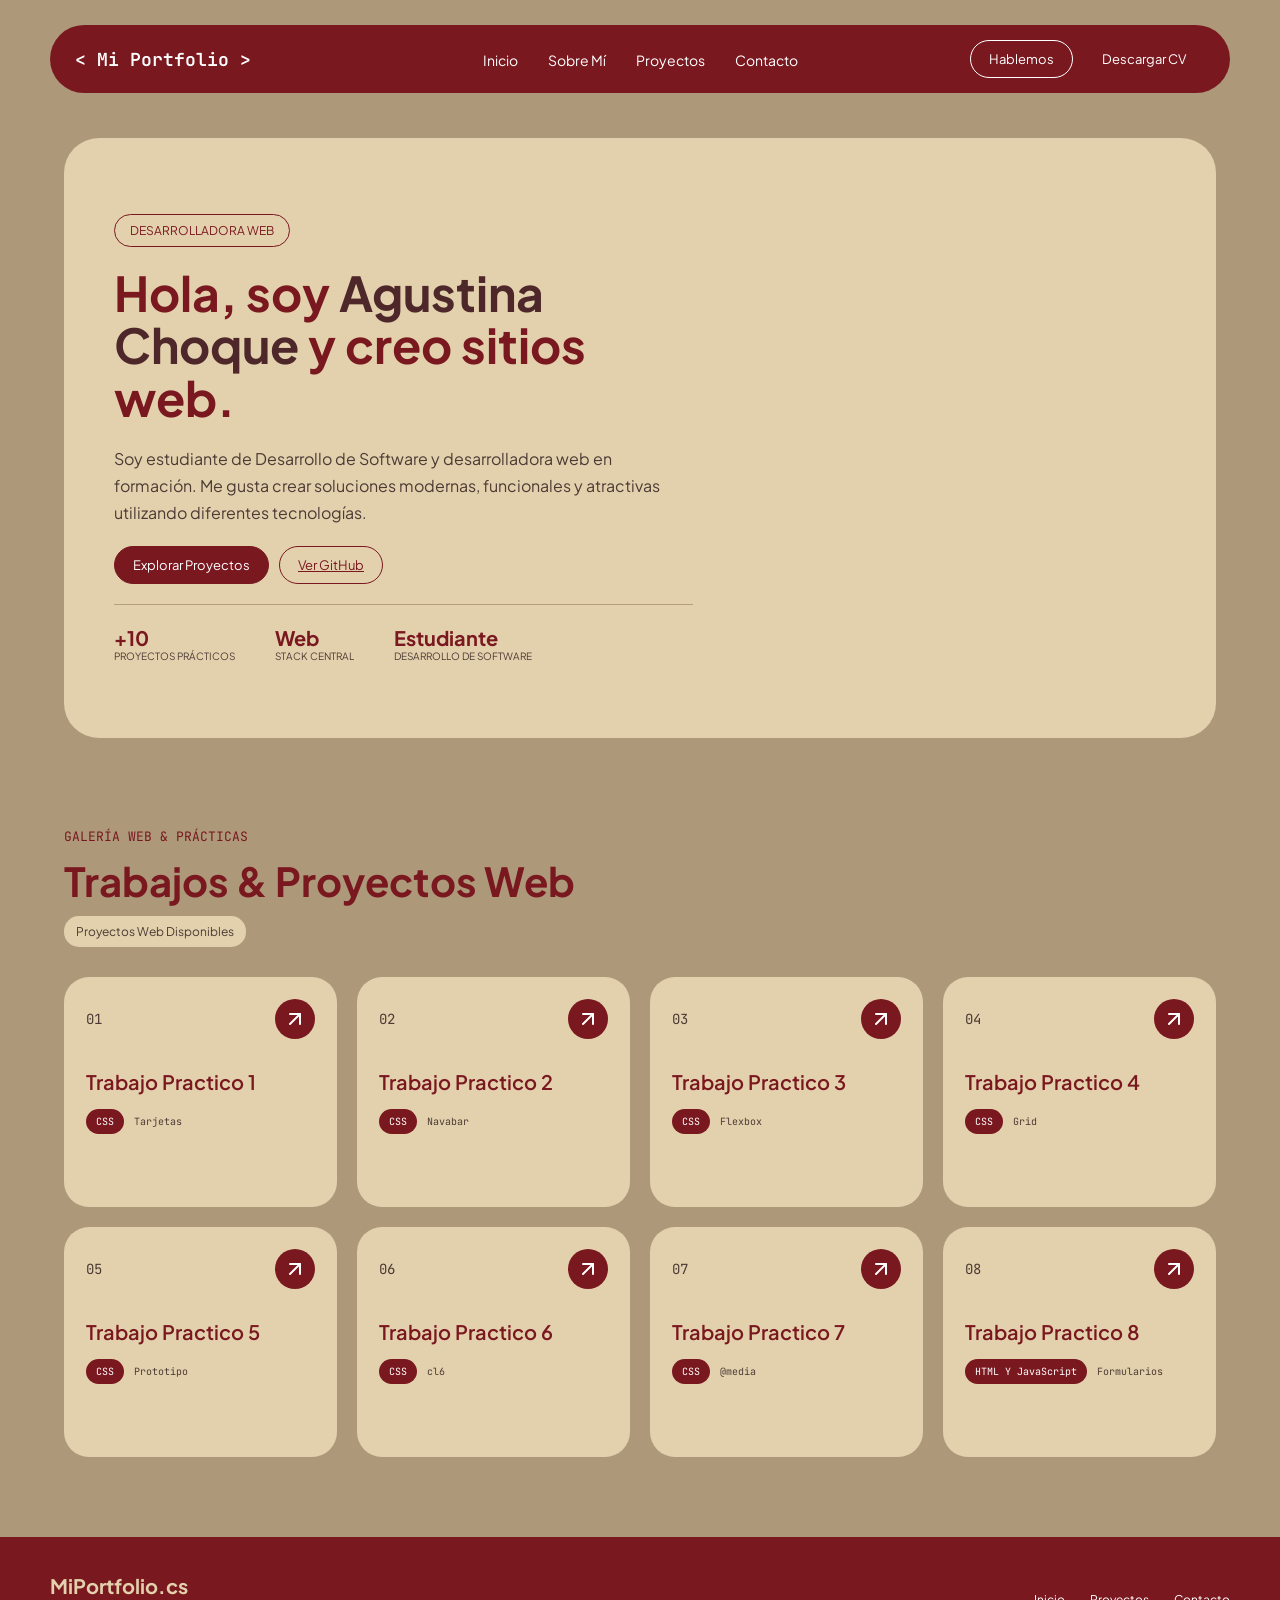
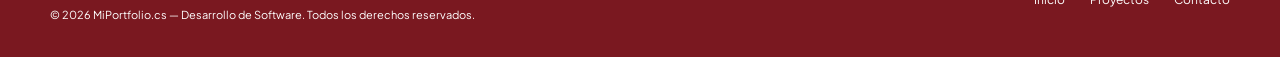
<file: MiPresentacion/index.html>
<!DOCTYPE html>

<html lang="es">

<head>
    <meta charset="UTF-8">
    <meta name="viewport" content="width=device-width, initial-scale=1.0">


<title>Mi Portfolio</title>

<link rel="preconnect" href="https://fonts.googleapis.com">
<link rel="preconnect" href="https://fonts.gstatic.com" crossorigin>

<link href="https://fonts.googleapis.com/css2?family=Plus+Jakarta+Sans:ital,wght@0,200..800;1,200..800&display=swap"
    rel="stylesheet">

<link href="https://fonts.googleapis.com/css2?family=JetBrains+Mono:ital,wght@0,100..800;1,100..800&display=swap"
    rel="stylesheet">

<link rel="stylesheet" href="style.css">

</head>

<body>

<header>

    <nav class="navbar">

        <div>
            <p>
                <code class="logo">&lt; Mi Portfolio &gt;</code>
            </p>
        </div>

        <div class="navbar-links">

            <ul>

                <li>
                    <a href="#inicio">Inicio</a>
                </li>

                <li>
                    <a href="#sobre-mi">Sobre Mí</a>
                </li>

                <li>
                    <a href="#proyectos">Proyectos</a>
                </li>

                <li>
                    <a href="#contacto">Contacto</a>
                </li>

            </ul>

        </div>

        <div>

            <button class="btn btn-outline">
                Hablemos
            </button>

            <button class="btn btn-fade">
                Descargar CV
            </button>

        </div>

    </nav>

</header>

<main>

    <section id="inicio">

        <article class="primer-articulo">

            <div class="texto-primer">

                <div class="capsula">
                    <p>DESARROLLADORA WEB</p>
                </div>

                <div class="encabezado">

                    <h1>
                        Hola, soy <span>Agustina Choque</span>
                        y creo sitios web.
                    </h1>

                </div>

                <div class="subtexto-1">

                    <p>
                        Soy estudiante de Desarrollo de Software y
                        desarrolladora web en formación. Me gusta crear
                        soluciones modernas, funcionales y atractivas
                        utilizando diferentes tecnologías.
                    </p>

                </div>

                <div class="btn-primer">

                    <button class="btn btn-fade">
                        Explorar Proyectos
                    </button>

                    <a href="https://github.com/AgustinaChoque"
                     target="_blank"
                     class="btn btn-outline">
                     Ver GitHub
                    </a>

                </div>

                <div class="subtexto-2">

                    <div>

                        <h2>+10</h2>

                        <p>
                            PROYECTOS PRÁCTICOS
                        </p>

                    </div>

                    <div>

                        <h2>Web</h2>

                        <p>
                            STACK CENTRAL
                        </p>

                    </div>

                    <div>

                        <h2>Estudiante</h2>

                        <p>
                            DESARROLLO DE SOFTWARE
                        </p>

                    </div>

                </div>

            </div>

        </article>

    </section>

    <section class="segundo-articulo" id="proyectos">

        <div class="texto-segundo">
        <p>GALERÍA WEB & PRÁCTICAS</p>

        <h2>Trabajos & Proyectos Web</h2>

        <p>Proyectos Web Disponibles</p>
        </div>

        <div class="tarjetas-segundo" id="contenedor-proyectos">

        </div>

    </section>
</main>

<footer class="footer" id="contacto">

    <div class="texto-footer">

        <h2>
            MiPortfolio.cs
        </h2>

        <p>
            © 2026 MiPortfolio.cs — Desarrollo de Software.
            Todos los derechos reservados.
        </p>

    </div>

    <div>

        <ul class="links-footer">

            <li>
                <a href="#inicio">
                    Inicio
                </a>
            </li>

            <li>
                <a href="#proyectos">
                    Proyectos
                </a>
            </li>

            <li>
                <a href="#contacto">
                    Contacto
                </a>
            </li>

        </ul>

    </div>

</footer>
<script src="script.js"></script>
</body>
</html>
</file>
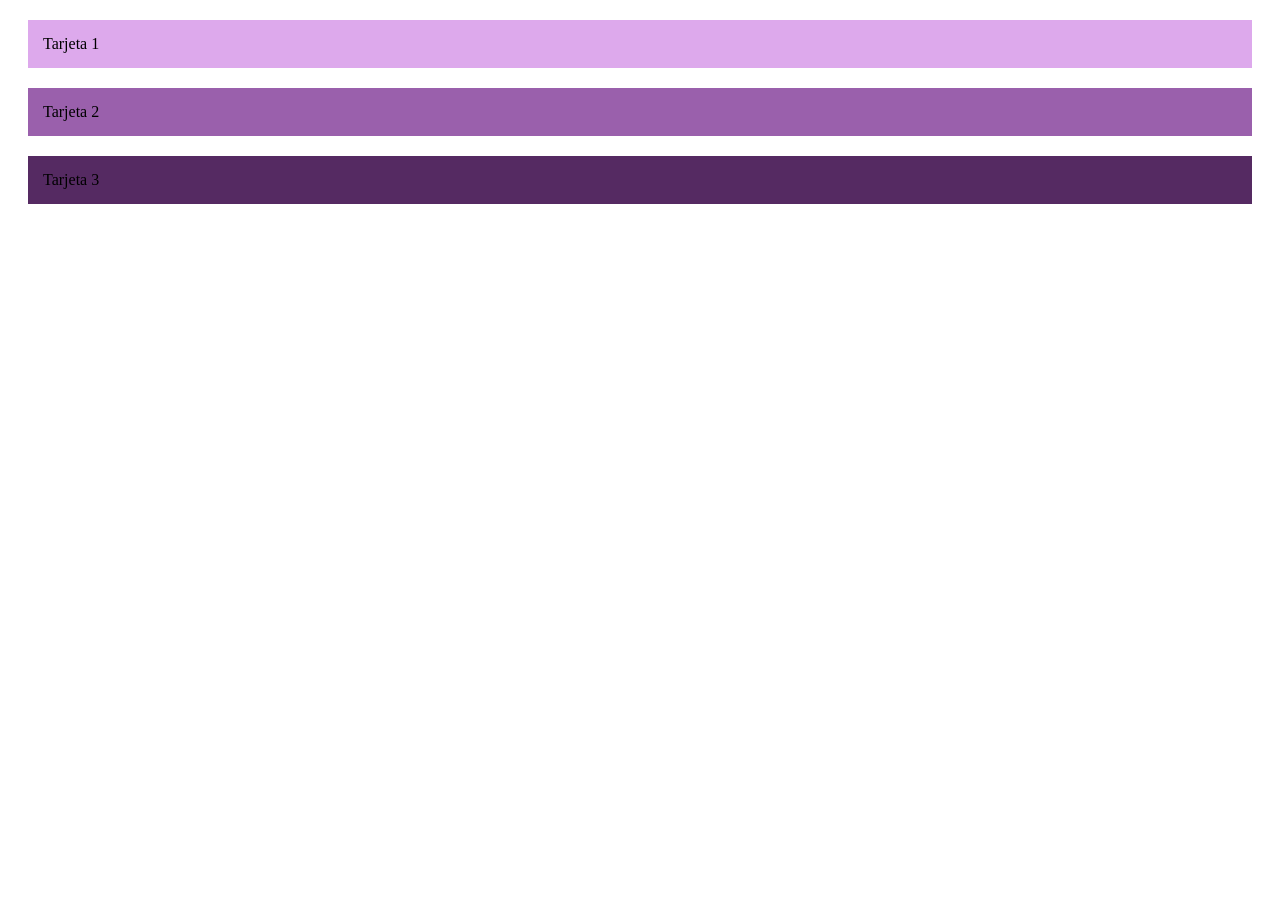
<file: Tp1/index.html>
<!DOCTYPE html>
<html lang="es">
<head>
    <meta charset="UTF-8">
    <meta name="viewport" content="width=device-width, initial-scale=1.0">
    <title>Tarjetas</title>
    <link rel="stylesheet" href="style.css">
</head>


<body>
    <div class="tarjeta1">Tarjeta 1</div>

    <div class="tarjeta2">Tarjeta 2</div>

    <div class="tarjeta3">Tarjeta 3</div>

</body>

</html>
</file>
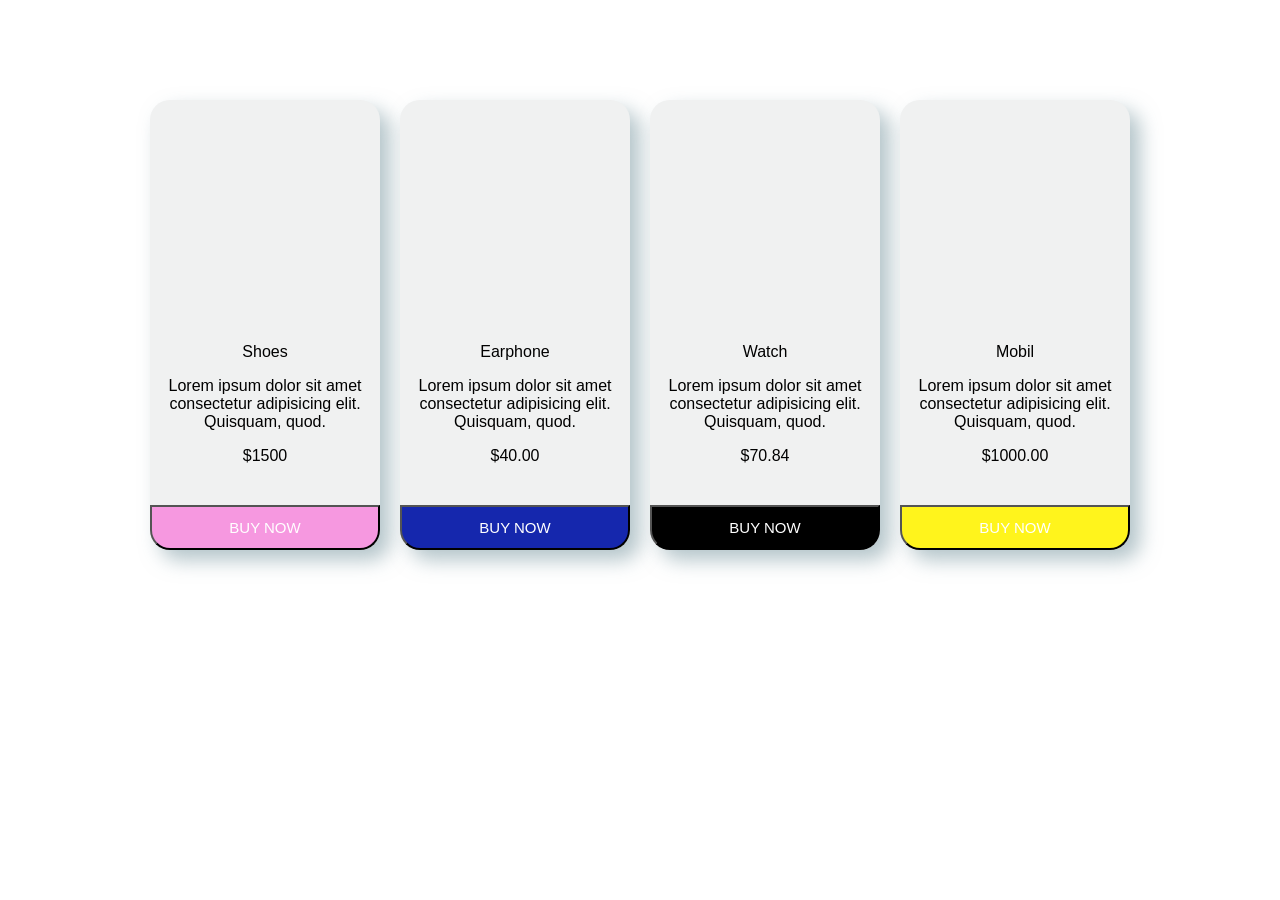
<file: Tp3/index.html>
<!DOCTYPE html>
<html lang="en">

<head>
    <meta charset="UTF-8">
    <meta name="viewport" content="width=device-width, initial-scale=1.0">
    <title>Flex</title>
    <link rel="stylesheet" href="style.css">
</head>

<body>

    <section class="contenedor">

        <div class="box">

            <div class="img"></div>

            <div class="info">

                <p>Shoes</p>

                <p>
                    Lorem ipsum dolor sit amet consectetur
                    adipisicing elit. Quisquam, quod.
                </p>

                <p>$1500</p>


            </div>

            <button>BUY NOW</button>

        </div>

        <div class="box1">

            <div class="img1"></div>

            <div class="info1">

                <p>Earphone</p>

                <p>
                    Lorem ipsum dolor sit amet consectetur
                    adipisicing elit. Quisquam, quod.
                </p>

                <p>$40.00</p>


            </div>

            <button>BUY NOW</button>

        </div>

        <div class="box2">

            <div class="img2"></div>

            <div class="info2">

                <p>Watch</p>

                <p>
                    Lorem ipsum dolor sit amet consectetur
                    adipisicing elit. Quisquam, quod.
                </p>

                <p>$70.84</p>


            </div>

            <button>BUY NOW</button>

        </div>

        <div class="box3">

            <div class="img3"></div>

            <div class="info3">

                <p>Mobil</p>

                <p>
                    Lorem ipsum dolor sit amet consectetur
                    adipisicing elit. Quisquam, quod.
                </p>

                <p>$1000.00</p>

            </div>

            <button>BUY NOW</button>

        </div>

    </section>
    

</body>

</html>
</file>
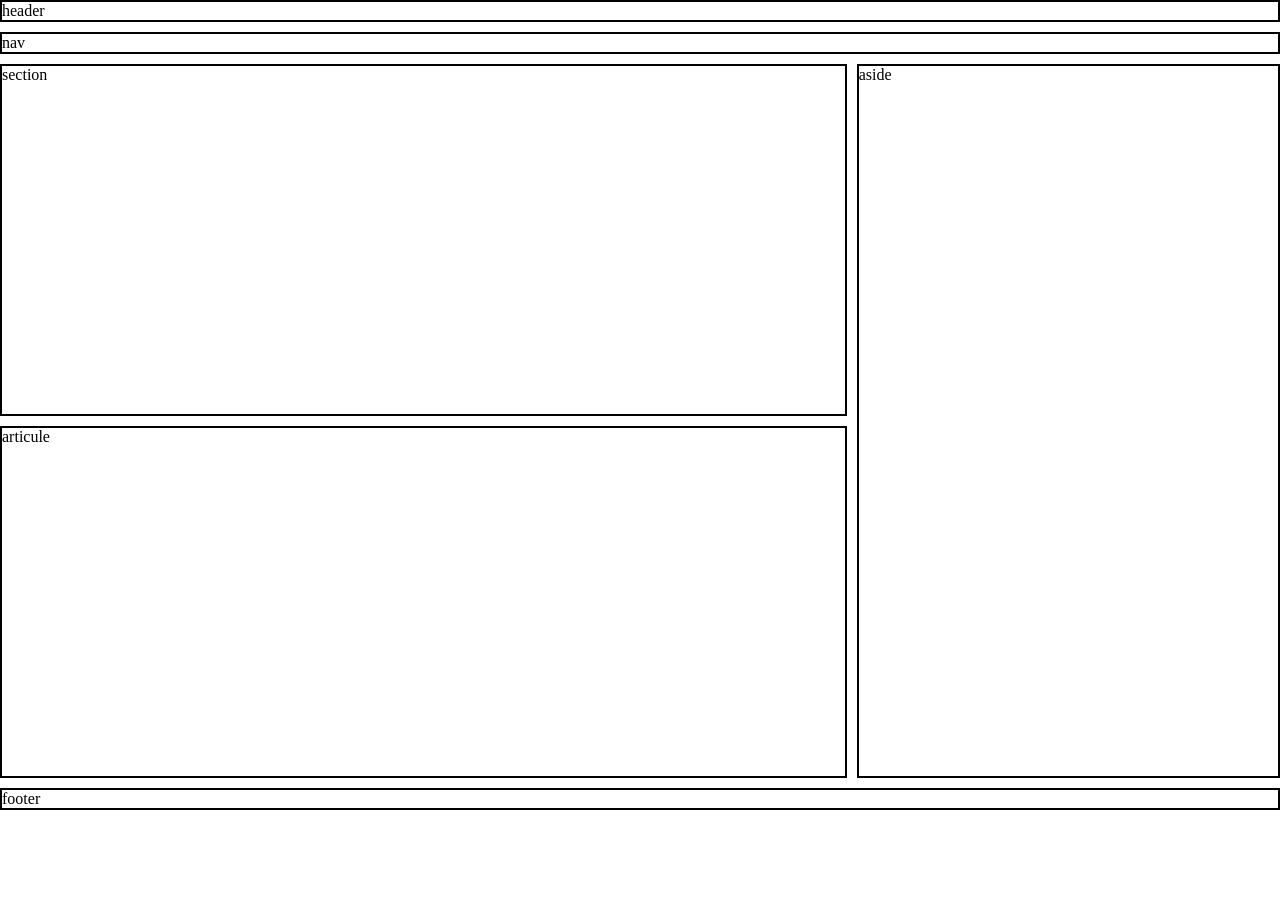
<file: Tp4/index.html>
<!DOCTYPE html>
<html lang="en">
<head>
    <meta charset="UTF-8">
    <meta name="viewport" content="width=device-width, initial-scale=1.0">
    <title>Grid</title>
    <link rel="stylesheet" href="style.css">
</head>

<body>
    <div class="Prueba">
        <header class="Caja">
            <p>header</p>
        </header>
        <nav class="Caja">
            <p>nav</p>
        </nav>
        <section class="Caja">
            <p>section</p>
        </section>
        <article class="Caja">
            <p>articule</p>
        </article>
        <aside class="Caja">
            <p>aside</p>
        </aside>
        <footer class="Caja">
            <p>footer</p>
        </footer>
    </div>
    
</body>

</html>
</file>
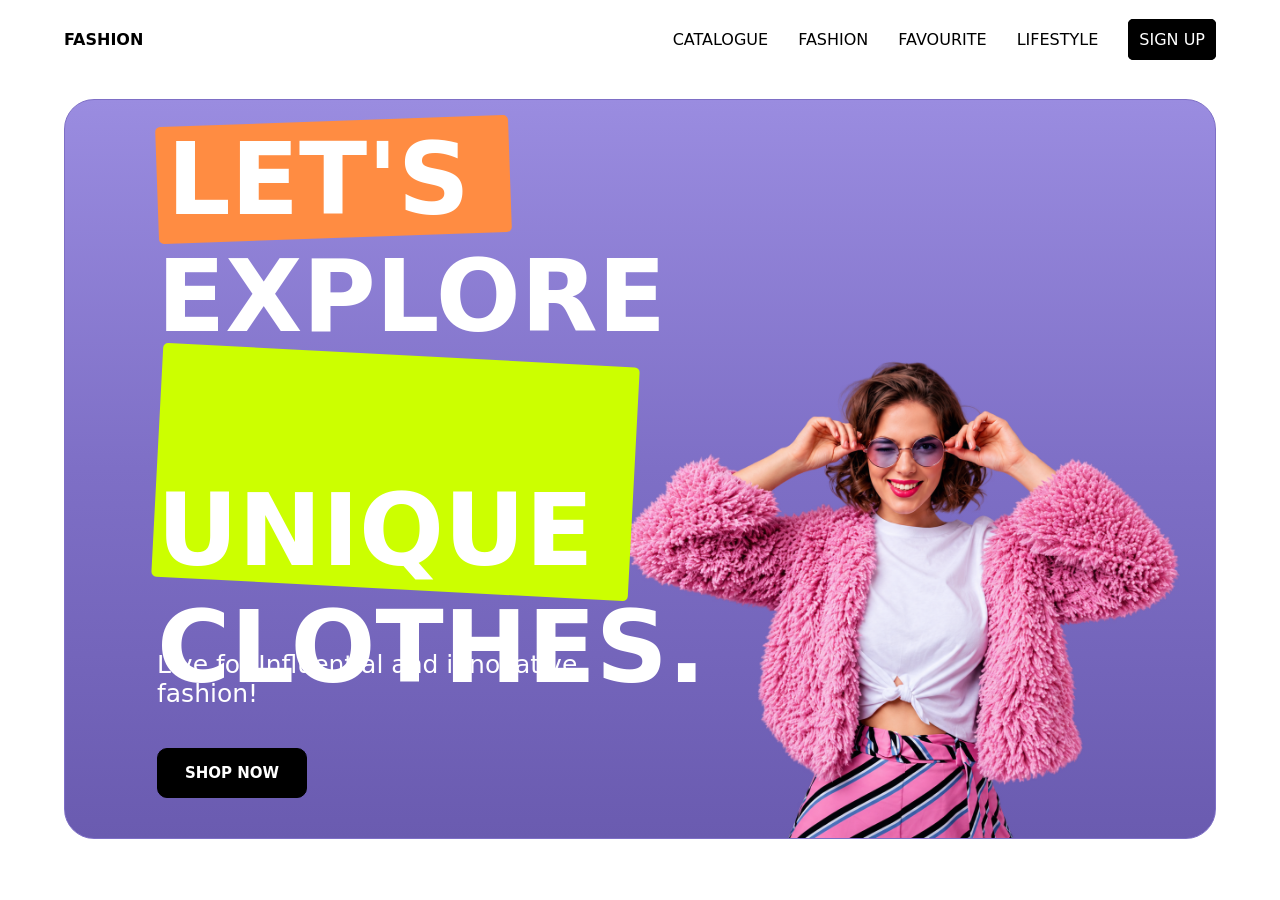
<file: Tp5/index.html>
<!DOCTYPE html>
<html lang="en">
<head>
    <meta charset="UTF-8">
    <meta name="viewport" content="width=device-width, initial-scale=1.0">
    <title>Prototipo</title>
    <link rel="stylesheet" href="style.css">
</head>
<body>
    <section class="contenedor-padre">
        <nav>
            <ul class="navbar">
                <li><div class="icono"><p>FASHION</p></div></li>
                <li>
                    <ul class="navegacion">
                        <li><a href="">CATALOGUE</a></li>
                        <li><a href="">FASHION</a></li>
                        <li><a href="">FAVOURITE</a></li>
                        <li><a href="">LIFESTYLE</a></li>
                        <li><a href="">SIGN UP</a></li>
                    </ul>
                </li>
            </ul>
        </nav>
        <article class="contenedor1">
            <div class="texto-izquierda">
                <div class="encabezado">
                    <p><span class="resaltado-blanco">LET'S</span></p>
                    <P>EXPLORE</P>
                    <p><span class="resaltado-amarillo">UNIQUE</span></p>
                    <p>CLOTHES.</p>
                </div>
                <div class="descripcion"><p>Live for Influential and innovative fashion!</p></div>
                <button>SHOP NOW</button>
            </div>
            <div class="imagen">
                <img src="image.png" alt="">
            </div>
        </article>
    </section>
</body>
</html>
</file>
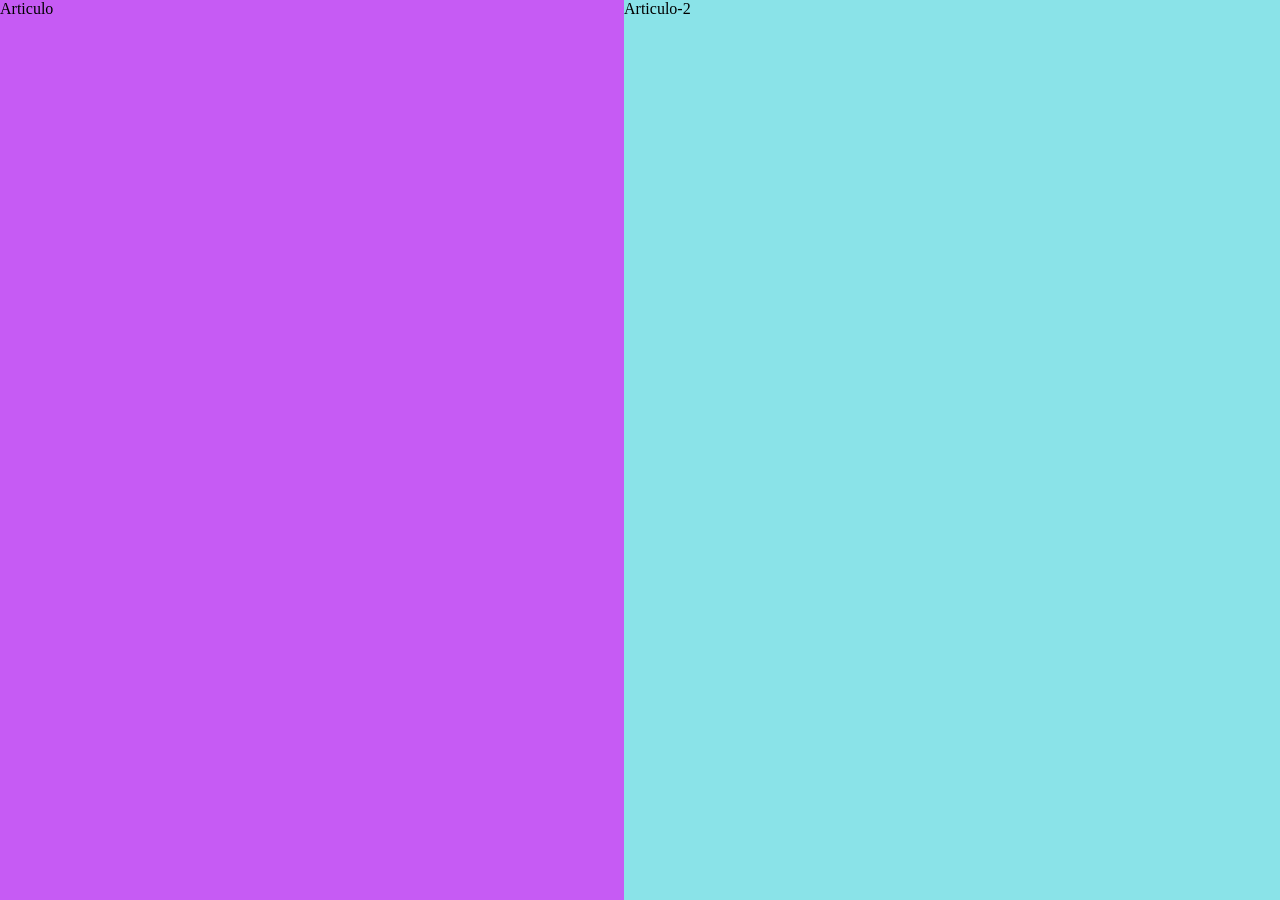
<file: Tp6/index.html>
<!DOCTYPE html>
<html lang="es">
<head>
    <meta charset="UTF-8">
    <meta name="viewport" content="width=device-width, initial-scale=1.0">
    <title>Clase6</title>
    <link rel="stylesheet" href="style6.css">
</head>

<body>
    
    <section class="articulo">Articulo</section>

    <section class="articulo-2">Articulo-2</section>

    <section class="articulo">Articulo</section>

    <section class="articulo-2">Articulo-2</section>

</body>

</html>
</file>
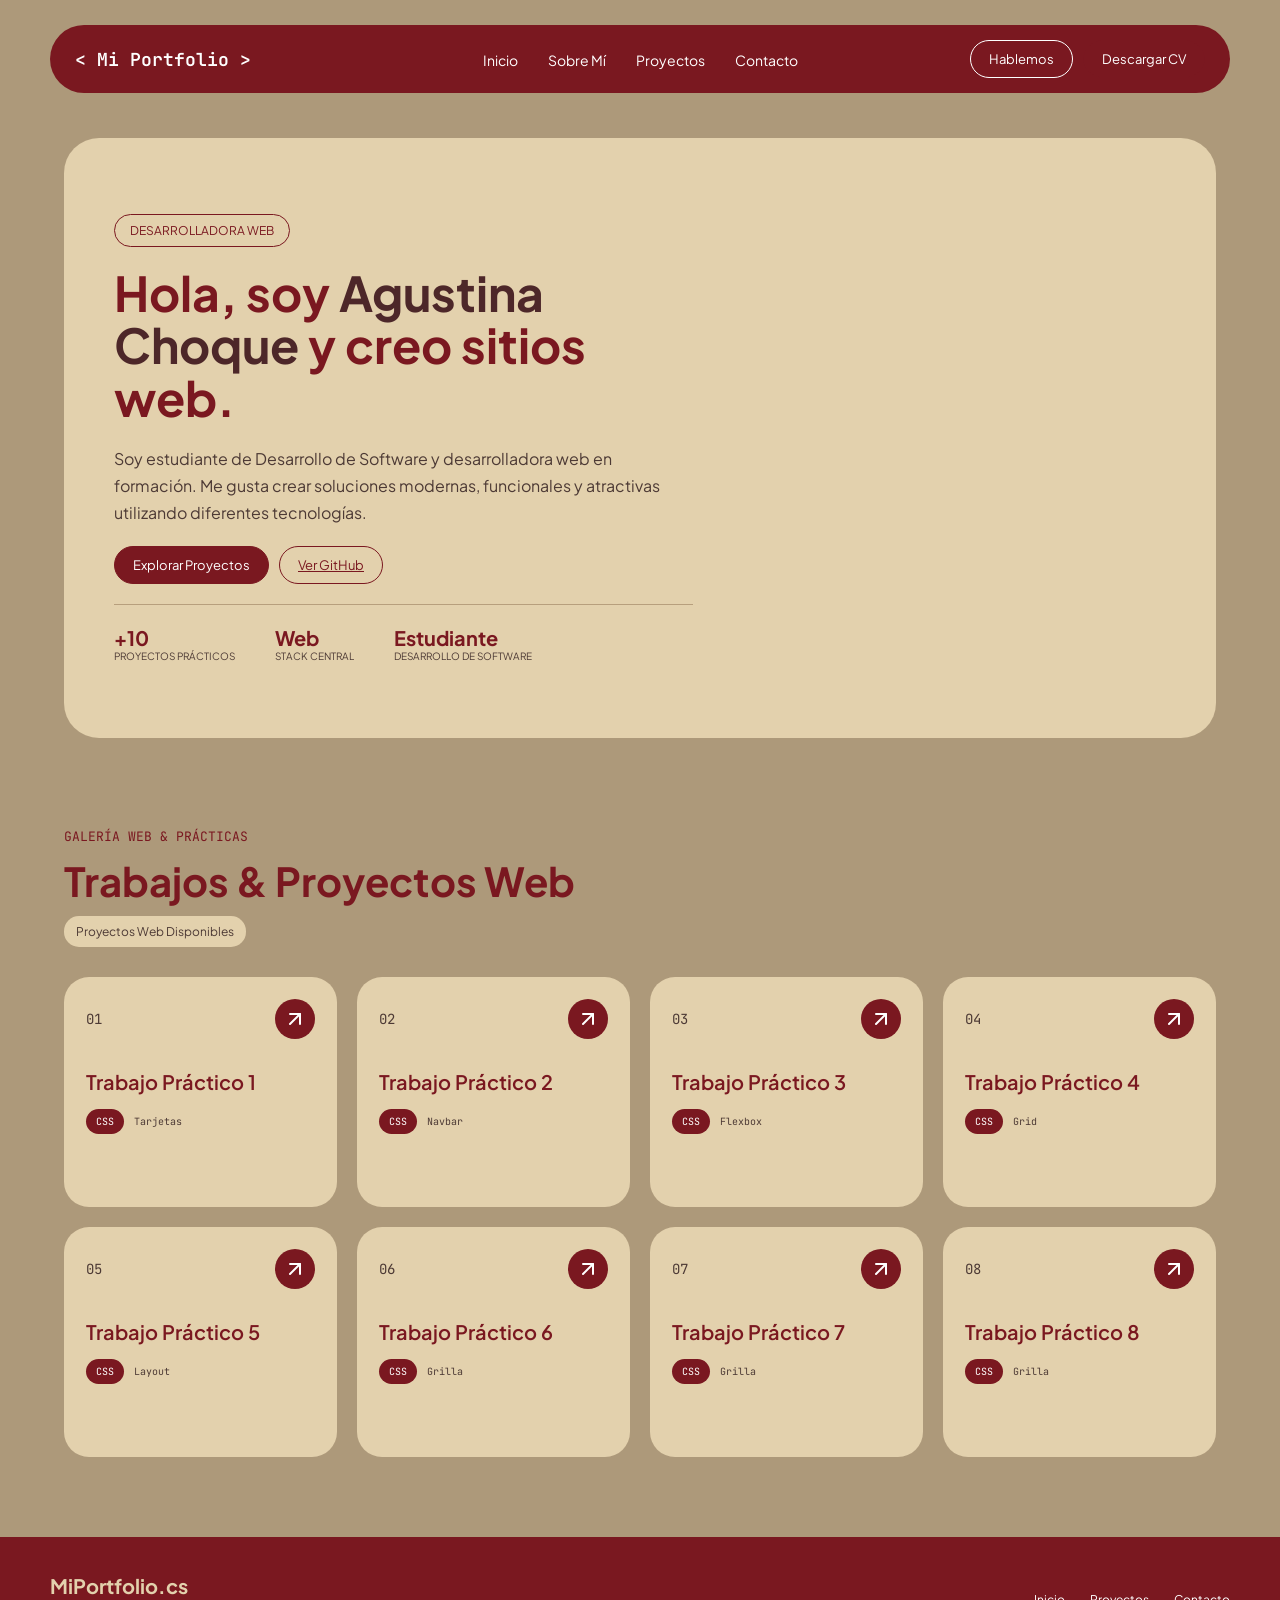
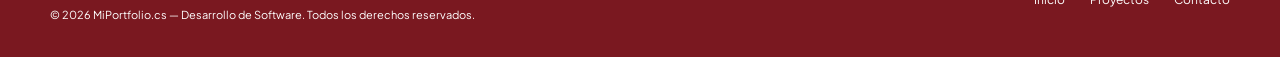
<file: MiPresentacion/mipresentacion.html>
<!DOCTYPE html>

<html lang="es">

<head>
    <meta charset="UTF-8">
    <meta name="viewport" content="width=device-width, initial-scale=1.0">


<title>Mi Portfolio</title>

<link rel="preconnect" href="https://fonts.googleapis.com">
<link rel="preconnect" href="https://fonts.gstatic.com" crossorigin>

<link href="https://fonts.googleapis.com/css2?family=Plus+Jakarta+Sans:ital,wght@0,200..800;1,200..800&display=swap"
    rel="stylesheet">

<link href="https://fonts.googleapis.com/css2?family=JetBrains+Mono:ital,wght@0,100..800;1,100..800&display=swap"
    rel="stylesheet">

<link rel="stylesheet" href="style.css">

</head>

<body>

<header>

    <nav class="navbar">

        <div>
            <p>
                <code class="logo">&lt; Mi Portfolio &gt;</code>
            </p>
        </div>

        <div class="navbar-links">

            <ul>

                <li>
                    <a href="#inicio">Inicio</a>
                </li>

                <li>
                    <a href="#sobre-mi">Sobre Mí</a>
                </li>

                <li>
                    <a href="#proyectos">Proyectos</a>
                </li>

                <li>
                    <a href="#contacto">Contacto</a>
                </li>

            </ul>

        </div>

        <div>

            <button class="btn btn-outline">
                Hablemos
            </button>

            <button class="btn btn-fade">
                Descargar CV
            </button>

        </div>

    </nav>

</header>

<main>

    <section id="inicio">

        <article class="primer-articulo">

            <div class="texto-primer">

                <div class="capsula">
                    <p>DESARROLLADORA WEB</p>
                </div>

                <div class="encabezado">

                    <h1>
                        Hola, soy <span>Agustina Choque</span>
                        y creo sitios web.
                    </h1>

                </div>

                <div class="subtexto-1">

                    <p>
                        Soy estudiante de Desarrollo de Software y
                        desarrolladora web en formación. Me gusta crear
                        soluciones modernas, funcionales y atractivas
                        utilizando diferentes tecnologías.
                    </p>

                </div>

                <div class="btn-primer">

                    <button class="btn btn-fade">
                        Explorar Proyectos
                    </button>

                    <a href="https://github.com/TU-USUARIO"
                     target="_blank"
   class="btn btn-outline">
    Ver GitHub
</a>

                </div>

                <div class="subtexto-2">

                    <div>

                        <h2>+10</h2>

                        <p>
                            PROYECTOS PRÁCTICOS
                        </p>

                    </div>

                    <div>

                        <h2>Web</h2>

                        <p>
                            STACK CENTRAL
                        </p>

                    </div>

                    <div>

                        <h2>Estudiante</h2>

                        <p>
                            DESARROLLO DE SOFTWARE
                        </p>

                    </div>

                </div>

            </div>

        </article>

    </section>

    <section class="segundo-articulo" id="proyectos">

        <div class="texto-segundo">

            <p>
                GALERÍA WEB & PRÁCTICAS
            </p>

            <h2>
                Trabajos & Proyectos Web
            </h2>

            <p>
                Proyectos Web Disponibles
            </p>

        </div>

        <div class="tarjetas-segundo">

            <div class="tarjetas-chicas">

                <div class="tar-sup">

                    <p>01</p>

                    <a class="flecha-link" href="#">

                        <svg
                            xmlns="http://www.w3.org/2000/svg"
                            width="24"
                            height="24"
                            viewBox="0 0 24 24"
                            fill="none"
                            stroke="currentColor"
                            stroke-width="2"
                            stroke-linecap="round"
                            stroke-linejoin="round">

                            <path d="M7 7h10v10"></path>
                            <path d="M7 17 17 7"></path>

                        </svg>

                    </a>

                </div>

                <div class="text-tar-chi">

                    <div class="encabezado-tarjeta">

                        <h2>
                            Trabajo Práctico 1
                        </h2>

                    </div>

                    <div class="subtexto-3">

                        <p class="tar-tecnologia">
                            CSS
                        </p>

                        <p class="tar-descripcion">
                            Tarjetas
                        </p>

                    </div>

                </div>

            </div>

            <div class="tarjetas-chicas">

                <div class="tar-sup">

                    <p>02</p>

                    <a class="flecha-link" href="#">

                        <svg
                            xmlns="http://www.w3.org/2000/svg"
                            width="24"
                            height="24"
                            viewBox="0 0 24 24"
                            fill="none"
                            stroke="currentColor"
                            stroke-width="2"
                            stroke-linecap="round"
                            stroke-linejoin="round">

                            <path d="M7 7h10v10"></path>
                            <path d="M7 17 17 7"></path>

                        </svg>

                    </a>

                </div>

                <div class="text-tar-chi">

                    <div class="encabezado-tarjeta">

                        <h2>
                            Trabajo Práctico 2
                        </h2>

                    </div>

                    <div class="subtexto-3">

                        <p class="tar-tecnologia">
                            CSS
                        </p>

                        <p class="tar-descripcion">
                            Navbar
                        </p>

                    </div>

                </div>

            </div>

            <div class="tarjetas-chicas">

                <div class="tar-sup">

                    <p>03</p>

                    <a class="flecha-link" href="#">

                        <svg
                            xmlns="http://www.w3.org/2000/svg"
                            width="24"
                            height="24"
                            viewBox="0 0 24 24"
                            fill="none"
                            stroke="currentColor"
                            stroke-width="2"
                            stroke-linecap="round"
                            stroke-linejoin="round">

                            <path d="M7 7h10v10"></path>
                            <path d="M7 17 17 7"></path>

                        </svg>

                    </a>

                </div>

                <div class="text-tar-chi">

                    <div class="encabezado-tarjeta">

                        <h2>
                            Trabajo Práctico 3
                        </h2>

                    </div>

                    <div class="subtexto-3">

                        <p class="tar-tecnologia">
                            CSS
                        </p>

                        <p class="tar-descripcion">
                            Flexbox
                        </p>

                    </div>

                </div>

            </div>

            <div class="tarjetas-chicas">

                <div class="tar-sup">

                    <p>04</p>

                    <a class="flecha-link" href="#">

                        <svg
                            xmlns="http://www.w3.org/2000/svg"
                            width="24"
                            height="24"
                            viewBox="0 0 24 24"
                            fill="none"
                            stroke="currentColor"
                            stroke-width="2"
                            stroke-linecap="round"
                            stroke-linejoin="round">

                            <path d="M7 7h10v10"></path>
                            <path d="M7 17 17 7"></path>

                        </svg>

                    </a>

                </div>

                <div class="text-tar-chi">

                    <div class="encabezado-tarjeta">

                        <h2>
                            Trabajo Práctico 4
                        </h2>

                    </div>

                    <div class="subtexto-3">

                        <p class="tar-tecnologia">
                            CSS
                        </p>

                        <p class="tar-descripcion">
                            Grid
                        </p>

                    </div>

                </div>

            </div>

            <div class="tarjetas-chicas">

                <div class="tar-sup">

                    <p>05</p>

                    <a class="flecha-link" href="#">

                        <svg
                            xmlns="http://www.w3.org/2000/svg"
                            width="24"
                            height="24"
                            viewBox="0 0 24 24"
                            fill="none"
                            stroke="currentColor"
                            stroke-width="2"
                            stroke-linecap="round"
                            stroke-linejoin="round">

                            <path d="M7 7h10v10"></path>
                            <path d="M7 17 17 7"></path>

                        </svg>

                    </a>

                </div>

                <div class="text-tar-chi">

                    <div class="encabezado-tarjeta">

                        <h2>
                            Trabajo Práctico 5
                        </h2>

                    </div>

                    <div class="subtexto-3">

                        <p class="tar-tecnologia">
                            CSS
                        </p>

                        <p class="tar-descripcion">
                            Layout
                        </p>

                    </div>

                </div>

            </div>

            <div class="tarjetas-chicas">

                <div class="tar-sup">

                    <p>06</p>

                    <a class="flecha-link" href="#">

                        <svg
                            xmlns="http://www.w3.org/2000/svg"
                            width="24"
                            height="24"
                            viewBox="0 0 24 24"
                            fill="none"
                            stroke="currentColor"
                            stroke-width="2"
                            stroke-linecap="round"
                            stroke-linejoin="round">

                            <path d="M7 7h10v10"></path>
                            <path d="M7 17 17 7"></path>

                        </svg>

                    </a>

                </div>

                <div class="text-tar-chi">

                    <div class="encabezado-tarjeta">

                        <h2>
                            Trabajo Práctico 6
                        </h2>

                    </div>

                    <div class="subtexto-3">

                        <p class="tar-tecnologia">
                            CSS
                        </p>

                        <p class="tar-descripcion">
                            Grilla
                        </p>

                    </div>

                </div>

            </div>

            <div class="tarjetas-chicas">

                <div class="tar-sup">

                    <p>07</p>

                    <a class="flecha-link" href="#">

                        <svg
                            xmlns="http://www.w3.org/2000/svg"
                            width="24"
                            height="24"
                            viewBox="0 0 24 24"
                            fill="none"
                            stroke="currentColor"
                            stroke-width="2"
                            stroke-linecap="round"
                            stroke-linejoin="round">

                            <path d="M7 7h10v10"></path>
                            <path d="M7 17 17 7"></path>

                        </svg>

                    </a>

                </div>

                <div class="text-tar-chi">

                    <div class="encabezado-tarjeta">

                        <h2>
                            Trabajo Práctico 7
                        </h2>

                    </div>

                    <div class="subtexto-3">

                        <p class="tar-tecnologia">
                            CSS
                        </p>

                        <p class="tar-descripcion">
                            Grilla
                        </p>

                    </div>

                </div>

            </div>

            <div class="tarjetas-chicas">

                <div class="tar-sup">

                    <p>08</p>

                    <a class="flecha-link" href="#">

                        <svg
                            xmlns="http://www.w3.org/2000/svg"
                            width="24"
                            height="24"
                            viewBox="0 0 24 24"
                            fill="none"
                            stroke="currentColor"
                            stroke-width="2"
                            stroke-linecap="round"
                            stroke-linejoin="round">

                            <path d="M7 7h10v10"></path>
                            <path d="M7 17 17 7"></path>

                        </svg>

                    </a>

                </div>

                <div class="text-tar-chi">

                    <div class="encabezado-tarjeta">

                        <h2>
                            Trabajo Práctico 8
                        </h2>

                    </div>

                    <div class="subtexto-3">

                        <p class="tar-tecnologia">
                            CSS
                        </p>

                        <p class="tar-descripcion">
                            Grilla
                        </p>

                    </div>

                </div>

            </div>

        </div>

    </section>

</main>

<footer class="footer" id="contacto">

    <div class="texto-footer">

        <h2>
            MiPortfolio.cs
        </h2>

        <p>
            © 2026 MiPortfolio.cs — Desarrollo de Software.
            Todos los derechos reservados.
        </p>

    </div>

    <div>

        <ul class="links-footer">

            <li>
                <a href="#inicio">
                    Inicio
                </a>
            </li>

            <li>
                <a href="#proyectos">
                    Proyectos
                </a>
            </li>

            <li>
                <a href="#contacto">
                    Contacto
                </a>
            </li>

        </ul>

    </div>

</footer>
</body>
</html>
</file>
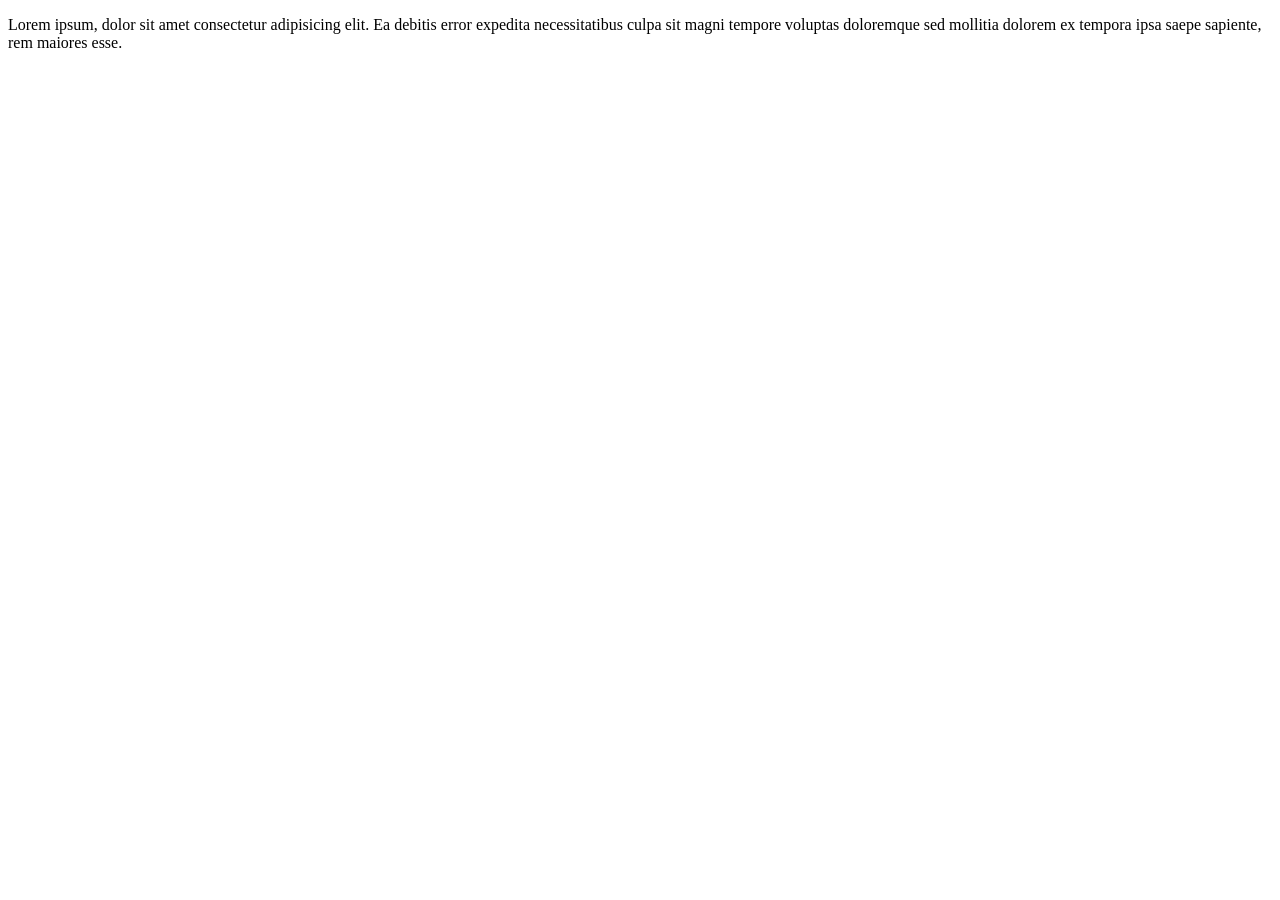
<file: Tp2/index2.html>
<!DOCTYPE html>
<html lang="en">
<head>
    <meta charset="UTF-8">
    <meta name="viewport" content="width=device-width, initial-scale=1.0">
    <title>Sobre Nosotros</title>
</head>

<body>
    <p>Lorem ipsum, dolor sit amet consectetur adipisicing elit. Ea debitis error expedita necessitatibus culpa sit magni tempore voluptas doloremque sed mollitia dolorem ex tempora ipsa saepe sapiente, rem maiores esse.</p>
</body>

</html>
</file>
<file: MiPresentacion/style.css>
:root {
    --primary-color: #7a1820;
    --secundary-color: #e3d1ad;
    --tertiary-color: #b79f7d;
    --neutral: #ad997a;
    --text-color: #4d3a35;
    --white: #ffffff;
    --card-color: #e3d1ad;
    --font-primary: 'Plus Jakarta Sans', sans-serif;
    --font-label: 'JetBrains Mono', monospace;
}

* {
    margin: 0;
    padding: 0;
    box-sizing: border-box;
}

body {
    background-color: var(--neutral);
    font-family: var(--font-primary);
    color: var(--text-color);
}

html {
    scroll-behavior: smooth;
}

header {
    padding: 25px 50px;
}

.navbar {
    display: flex;
    width: 100%;
    padding: 15px 25px;
    justify-content: space-between;
    align-items: center;
    background-color: var(--primary-color);
    border-radius: 40px;
}

.navbar > div:first-child {
    flex: 1;
}

.logo {
    font-family: var(--font-label);
    color: var(--white);
    font-size: 18px;
    font-weight: 600;
}

.navbar-links {
    flex: 2;
}

.navbar-links ul {
    display: flex;
    justify-content: center;
    gap: 30px;
    list-style: none;
}

.navbar-links a {
    color: var(--white);
    text-decoration: none;
    font-size: 14px;
}

.navbar-links a:hover {
    color: var(--secundary-color);
}

.navbar > div:last-child {
    flex: 1;
    display: flex;
    justify-content: flex-end;
    gap: 10px;
}

.btn {
    padding: 10px 18px;
    border-radius: 20px;
    font-family: var(--font-primary);
    font-size: 13px;
    cursor: pointer;
}

.btn-fade {
    background-color: var(--primary-color);
    color: var(--white);
    border: 1px solid var(--primary-color);
}

.btn-outline {
    background-color: transparent;
    color: var(--primary-color);
    border: 1px solid var(--primary-color);
}

.navbar .btn-outline {
    color: var(--white);
    border-color: var(--white);
}

.primer-articulo {
    display: flex;
    width: 90%;
    min-height: 600px;
    margin: 20px auto 50px;
    padding: 50px;
    gap: 40px;
    background-color: var(--card-color);
    border-radius: 35px;
}

.texto-primer {
    display: flex;
    flex-direction: column;
    justify-content: center;
    gap: 20px;
    width: 55%;
}

.capsula p {
    display: inline-block;
    padding: 8px 15px;
    color: var(--primary-color);
    border: 1px solid var(--primary-color);
    border-radius: 30px;
    font-size: 12px;
}

.encabezado h1 {
    color: var(--primary-color);
    font-size: 48px;
    line-height: 1.1;
    font-weight: 700;
}

.encabezado h1 span {
    color: #4d2729;
}

.subtexto-1 {
    color: var(--text-color);
    font-size: 16px;
    line-height: 1.7;
}

.btn-primer {
    display: flex;
    gap: 10px;
    padding-bottom: 20px;
    border-bottom: 1px solid var(--tertiary-color);
}

.subtexto-2 {
    display: flex;
    gap: 40px;
}

.subtexto-2 div h2 {
    color: var(--primary-color);
    font-size: 20px;
}

.subtexto-2 div p {
    color: var(--text-color);
    font-size: 10px;
}

.segundo-articulo {
    width: 90%;
    margin: 0 auto;
    padding: 40px 0 80px;
}

.texto-segundo {
    display: flex;
    flex-direction: column;
    gap: 10px;
    margin-bottom: 30px;
}

.texto-segundo p:first-child {
    color: var(--primary-color);
    font-family: var(--font-label);
    font-size: 13px;
}

.texto-segundo h2 {
    color: var(--primary-color);
    font-size: 40px;
    font-weight: 700;
}

.texto-segundo p:last-child {
    display: inline-block;
    width: fit-content;
    padding: 8px 12px;
    color: var(--text-color);
    background-color: var(--card-color);
    border-radius: 15px;
    font-size: 12px;
}

.tarjetas-segundo {
    display: grid;
    grid-template-columns: repeat(4, 1fr);
    gap: 20px;
}

.tarjetas-chicas {
    min-height: 230px;
    padding: 20px;
    background-color: var(--card-color);
    border-radius: 25px;
    border: 2px solid transparent;
}

.tarjetas-chicas:hover {
 border: 2px solid var(--primary-color);
}

.tar-sup {
    display: flex;
    justify-content: space-between;
    align-items: center;
    color: var(--text-color);
    font-family: var(--font-label);
    font-size: 14px;
    margin-bottom: 30px;
}

.flecha-link {
    display: flex;
    justify-content: center;
    align-items: center;
    width: 40px;
    height: 40px;
    border-radius: 50%;
    background-color: var(--primary-color);
    color: white;
    text-decoration: none;
}

.flecha-link svg {
    color: white;
}

.text-tar-chi {
    display: flex;
    flex-direction: column;
    gap: 15px;
}

.encabezado-tarjeta h2 {
    color: var(--primary-color);
    font-size: 20px;
    font-weight: 600;
}

.subtexto-3 {
    display: flex;
    align-items: center;
    gap: 10px;
}

.tar-tecnologia {
    padding: 6px 10px;
    background-color: var(--primary-color);
    color: white;
    border-radius: 15px;
    font-family: var(--font-label);
    font-size: 10px;
}

.tar-descripcion {
    color: var(--text-color);
    font-family: var(--font-label);
    font-size: 10px;
}

.footer {
    display: flex;
    width: 100%;
    min-height: 120px;
    padding: 30px 50px;
    justify-content: space-between;
    align-items: center;
    background-color: var(--primary-color);
    color: white;
}

.texto-footer {
    width: 60%;
}

.texto-footer h2 {
    color: var(--secundary-color);
    font-size: 20px;
    margin-bottom: 10px;
}

.texto-footer p {
    color: white;
    font-size: 11px;
}

.links-footer {
    display: flex;
    gap: 25px;
    list-style: none;
}

.links-footer a {
    color: white;
    text-decoration: none;
    font-size: 12px;
}

@media (max-width: 900px) {

    .navbar-links {
        display: none;
    }

    .primer-articulo {

        flex-direction: column;

        padding: 35px;
    }

    .texto-primer {

        width: 100%;
    }

    .img-primer {

        width: 100%;
    }

    .encabezado h1 {

        font-size: 40px;
    }

    .tarjetas-segundo {

        grid-template-columns: repeat(2, 1fr);
    }
}

@media (max-width: 600px) {

    header {

        padding: 15px;
    }

    .navbar {

        padding: 12px 18px;
    }

    .navbar > div:last-child {

        display: none;
    }

    .primer-articulo {

        width: 95%;

        padding: 25px;

        border-radius: 25px;
    }

    .encabezado h1 {

        font-size: 32px;
    }

    .subtexto-2 {

        flex-direction: column;

        gap: 15px;
    }

    .btn-primer {

        flex-direction: column;
    }

    .tarjetas-segundo {

        grid-template-columns: 1fr;
    }

    .footer {

        flex-direction: column;

        align-items: flex-start;

        gap: 25px;
    }

    .texto-footer {

        width: 100%;
    }

    .links-footer {

        flex-wrap: wrap;
    }
}
</file>
<file: Tp1/style.css>
.tarjeta1{ border: 2px #ffffff;
    padding: 15px;
    margin: 20px;
    background-color: #dda9ec;
}

.tarjeta2{ border: 2px black;
    padding: 15px;
    margin: 20px;
    background-color: #9a60ac;
}

.tarjeta3{ border: 2px #fff8f8;
    padding: 15px;
    margin: 20px;
    background-color: #552a62;
}
</file>
<file: Tp3/style.css>
.contenedor {
    display: flex;
    justify-content: center;
    gap: 20px;
    margin-top: 100px;
    font-family: 'Poppins', sans-serif, "Lora", serif;
}

.box {
    background-color: #f0f1f1;
    width: 230px;
    height: 450px;
    box-shadow: 10px 10px 20px #92aab1b1;
    border-radius: 20px;
    display: flex;
    flex-direction: column;
    justify-content: space-between;
}

.img {
    width: 100%;
    height: 45%;
    background-image: url("https://megasports.vteximg.com.br/arquivos/ids/239597-1000-1000/2_29120614350_0.jpg?v=638751325564500000");
    background-size: cover;
    background-repeat: no-repeat;
}

.info {
    padding: 10px;
    text-align: center;
}

.box button {
    width: 100%;
    height: 45px;
    background-color: #f698e0;
    color: #ffffff;
    font-size: 15px;
    border-radius: 0px 0px 20px 20px;
}

.box:hover {
    box-shadow: 7px 10px 20px #79cbe8b1;
    transition: box-shadow 2s ease-in-out;
}

.box1 {
    background-color: #f0f1f1;
    width: 230px;
    height: 450px;
    box-shadow: 10px 10px 20px #92aab1b1;
    border-radius: 20px;
    display: flex;
    flex-direction: column;
    justify-content: space-between;
}

.img1 {
    width: 100%;
    height: 45%;
    background-image: url("https://i5.walmartimages.com/seo/Small-Invisible-Earbuds-Invisible-Earbuds-Mini-Wireless-Bluetooth-Earpiece-Phone-Discreet-Earbuds-Work-Headphones-Single-Earbud-Sport-Earpiece-Mic_328831f1-d40f-467a-aa2d-c575fe91a9e2.a0730ffde3b0403e2497b34ade35b046.jpeg");
    background-size: cover;
    background-repeat: no-repeat;
}

.info1 {
    padding: 10px;
    text-align: center;
}

.box1 button {
    width: 100%;
    height: 45px;
    background-color: #1527ad;
    color: white;
    font-size: 15px;
    border-radius: 0px 0px 20px 20px;
}

.box1:hover {
    box-shadow: 7px 10px 20px #79cbe8b1;
    transition: box-shadow 2s ease-in-out;
}

.box2 {
    background-color: #f0f1f1;
    width: 230px;
    height: 450px;
    box-shadow: 10px 10px 20px #92aab1b1;
    border-radius: 20px;
    display: flex;
    flex-direction: column;
    justify-content: space-between;
}

.img2 {
    width: 100%;
    height: 45%;
    background-image: url("https://i5.walmartimages.com/seo/Men-s-Wristwatch-SKMEI-Waterproof-Stopwatch-Alarm-LED-Back-Light-Sports-Watch-PU-Strap_6dae8699-5a3d-4cc5-90d2-6ad4ba53fda9.c7eae58c865d61d459088ff6d6be10b7.jpeg");
    background-size: cover;
    background-repeat: no-repeat;
}

.info2 {
    padding: 10px;
    text-align: center;
}

.box2 button {
    width: 100%;
    height: 45px;
    background-color: #000000;
    color: white;
    font-size: 15px;
    border-radius: 0px 0px 20px 20px;
}

.box2:hover {
    box-shadow: 7px 10px 20px #79cbe8b1;
    transition: box-shadow 2s ease-in-out;
}

.box3 {
    background-color: #f0f1f1;
    width: 230px;
    height: 450px;
    box-shadow: 10px 10px 20px #92aab1b1;
    border-radius: 20px;
    display: flex;
    flex-direction: column;
    justify-content: space-between;
}

.img3 {
    width: 100%;
    height: 45%;
    background-image: url("https://assets.mmsrg.com/isr/166325/c1/-/ASSET_MP_141009750?align=center&cdx=536&cdy=402&cox=0&coy=0&ex=536&ey=402&format=jpg&quality=80&resizesource=&sp=yes&strip=yes&trim=&unsharp=1.5x1+0.7+0.02&x=536&y=402");
    background-size: cover;
    background-repeat: no-repeat;
}

.info3 {
    padding: 10px;
    text-align: center;
}

.box3 button {
    width: 100%;
    height: 45px;
    background-color: #fff41c;
    color: white;
    font-size: 15px;
    border-radius: 0px 0px 20px 20px;
}

.box3:hover {
    box-shadow: 7px 10px 20px #114c62;
    transition: box-shadow 2s ease-in-out;
}
</file>
<file: Tp4/style.css>
*{
    margin: 0;
    padding: 0;
    box-sizing: border-box;
    
}

.div{
    padding: 40px;
}

.Prueba{
    width: auto;
    min-height: 90vh;
    display: grid;
    grid-template-columns: 2fr 1fr ;
    grid-template-rows: auto auto 1fr 1fr auto;
    grid-template-areas: 
    "header header"
    "nav nav"
    "section aside"
    "article aside"
    "footer footer"
    ;
    gap: 10px;
}

header{
    grid-area: header;
}

nav {
    grid-area: nav;
}

section {
    grid-area: section;
}

article {
    grid-area: article;
}

aside {
    grid-area: aside;
}

footer {
    grid-area: footer;
}

.Caja{
    border: 2px solid black
}
</file>
<file: Tp5/style.css>
* {
    margin: 0;
    padding: 0;
    box-sizing: border-box;
    font-family: system-ui, -apple-system, BlinkMacSystemFont, 'Segoe UI', Roboto, Oxygen, Ubuntu, Cantarell, 'Open Sans', 'Helvetica Neue', sans-serif;
}

.contenedor-padre {
    display: flex;
    flex-direction: column;
    justify-content: space-between;
    padding-left: 5%;
    padding-right: 5%;
}

nav {
    width: 100%;
    padding-top: 30px;
    padding-bottom: 50px;
}

.icono p {
    font-weight: 900;
}

.navbar {
    display: flex;
    justify-content: space-between;
    list-style: none;
    color: black;

}

.navbar a {
    text-decoration: none;
    
}

.navbar ul {
    list-style: none;
}

.navegacion {
    display: flex;
    justify-content: space-between;
    gap: 30px;
}

.navegacion a {
    color: black;
    font-weight: 400;
}

.navegacion  :last-child a {
    border: 1px solid black;
    border-radius: 5px;
    background-color: black;
    padding: 10px;
    color: white;
}

.contenedor1 {
    display: flex;
    justify-content: space-between;
    border: 1px solid rgb(126, 111, 198);
    border-radius: 30px;
    background: linear-gradient(

        to bottom,

        #9A8CE0 0%,

        #7E6FC6 50%,

        #6A5BB0 100%

    );  
}

.texto-izquierda {
    display: flex;
    flex-direction: column;
    justify-content: space-around;
    padding-left: 8%;
    width: 45%;
}

.encabezado {
    height: 550px;
    font-size: 100px;
    font-weight: 900;
    padding-top: 5%;
    color: white;
}

.descripcion {
    font-size: 25px;
    color: white;
}

.imagen {
    display: flex;
    width: 55%;
    align-items: end;
}

.imagen img {
    width: 100%;
    height: auto;
    border-radius: 0 0 30px 0;
    bottom: 100%;
}

.texto-izquierda button {
    height: 50px;
    width: 150px;
    font-size: 15px;
    font-weight: 700;
    border: 1px solid black;
    border-radius: 10px;
    background-color: black;
    padding: 10px;
    margin: 40px 0 40px 0;
    color: white;
}

.resaltado-blanco,
.resaltado-amarillo {
    position: relative;
    padding: 0 10px;
    z-index: 1;
}

.resaltado-blanco::before,
.resaltado-amarillo::before {
    content: ' ';
    position: absolute;
    top: 0;
    left: 0;
    width: 100%;
    height: 100%;
    padding: 0 30px 0 0;
    z-index: -1;
    border-radius: 5px;
}

.resaltado-blanco::before {
    background-color: #FF8C42;
    transform: rotate(-2deg);
}

.resaltado-amarillo::before {
    background-color: #CCFF00;
    transform: rotate(3deg);
}
</file>
<file: Tp6/style6.css>
*{
    margin: 0;
    padding: 0;
    box-sizing: border-box;
}

body{
    height: 100vh;
    display:grid;
    grid-template-columns: 1fr 4ch 1fr;
    grid-template-rows: 1fr 1fr 1fr;
    grid-template-areas: 
    "todo nada nada"
    "todo nada nada"
    "todo nada nada";
}

.articulo{
    background-color: #c65bf4;
    grid-area: todo;
}

.articulo-2{
    background-color: #8ae3e8;
    grid-area: nada;
}
</file>
